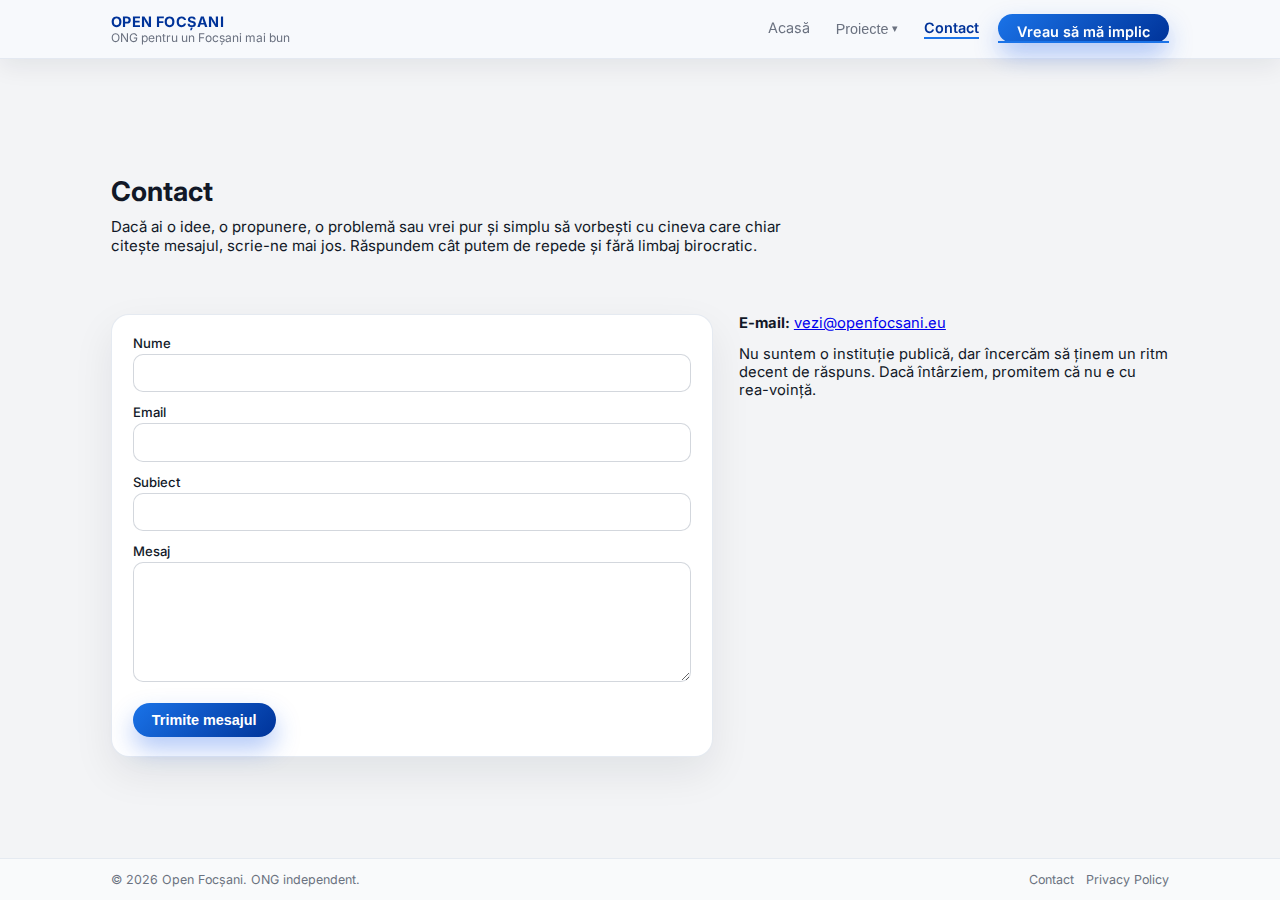
<file: contact.html>
<!DOCTYPE html>
<html lang="ro">
<head>
  <meta charset="UTF-8" />
  <title>Contact | Open Focșani</title>
  <meta name="viewport" content="width=device-width, initial-scale=1" />
  <meta name="description" content="Contactează echipa Open Focșani pentru idei, propuneri, colaborări sau sesizări legate de proiectele noastre locale." />
  <link rel="preconnect" href="https://fonts.googleapis.com" />
  <link rel="preconnect" href="https://fonts.gstatic.com" crossorigin />
  <link href="https://fonts.googleapis.com/css2?family=Inter:wght@400;500;600;700&display=swap" rel="stylesheet" />
  <link rel="stylesheet" href="style.css" />
</head>
<body>
  <div class="page-wrapper">
    <!-- Navbar -->
    <header class="site-header">
      <nav class="navbar">
        <div class="navbar-inner container">
          <a href="index.html" class="logo">
            <span class="logo-title">Open Focșani</span>
            <span class="logo-subtitle">ONG pentru un Focșani mai bun</span>
          </a>

          <button class="nav-toggle" aria-label="Deschide meniul">
            <span></span>
          </button>

          <div class="nav-links">
            <a href="index.html">Acasă</a>

            <div class="nav-dropdown">
              <button class="nav-dropdown-toggle" type="button">Proiecte</button>
              <div class="nav-dropdown-menu">
                <a href="vezifocsani.html">Vezi App</a>
                <a href="rbc.html">Romanian Blues Challenge</a>
              </div>
            </div>

            <a href="contact.html">Contact</a>
            <a href="contact.html" class="btn-primary nav-cta">Vreau să mă implic</a>
          </div>
        </div>
      </nav>
    </header>

    <main>
      <section class="page-header">
        <div class="container">
          <h1 class="page-title">Contact</h1>
          <div class="text-block" style="margin-top: 0.6rem;">
            <p>
              Dacă ai o idee, o propunere, o problemă sau vrei pur și simplu să vorbești cu cineva 
              care chiar citește mesajul, scrie-ne mai jos. Răspundem cât putem de repede și fără limbaj
              birocratic.
            </p>
          </div>
        </div>
      </section>

      <section class="section">
        <div class="container contact-wrapper">

          <!-- Formular trimis prin Formspree -->
          <form 
            id="contact-form"
            class="contact-form"
            action="https://formspree.io/f/xvgnevgd"
            method="POST"
          >
            <div class="form-field">
              <label class="form-label">Nume</label>
              <input type="text" name="name" class="form-input" required />
            </div>

            <div class="form-field">
              <label class="form-label">Email</label>
              <input type="email" name="email" class="form-input" required />
            </div>

            <div class="form-field">
              <label class="form-label">Subiect</label>
              <input type="text" name="subject" class="form-input" required />
            </div>

            <div class="form-field">
              <label class="form-label">Mesaj</label>
              <textarea name="message" class="form-textarea" required></textarea>
            </div>

            <!-- optional: ca să ai un titlu frumos în email -->
            <input type="hidden" name="_subject" value="Mesaj nou – Open Focșani" />

            <button type="submit" class="btn-primary" style="margin-top: 0.3rem;">
              Trimite mesajul
            </button>
          </form>

          <!-- Info contact -->
          <div>
            <div class="text-block" style="font-size: 0.92rem;">
              <p><strong>E-mail:</strong> <a href="mailto:vezi@openfocsani.eu">vezi@openfocsani.eu</a></p>
              <p style="margin-top: 0.8rem;">
                Nu suntem o instituție publică, dar încercăm să ținem un ritm decent de răspuns.  
                Dacă întârziem, promitem că nu e cu rea-voință.
              </p>
            </div>
          </div>

        </div>
      </section>
    </main>

    <!-- Footer -->
    <footer class="site-footer">
      <div class="container footer-content">
        <span>© <span class="js-year"></span> Open Focșani. ONG independent.</span>
        <div class="footer-links">
          <a href="contact.html">Contact</a>
          <a href="privacy.html">Privacy Policy</a>
        </div>
      </div>
    </footer>
  </div>

  <script src="script.js"></script>
</body>
</html>
</file>
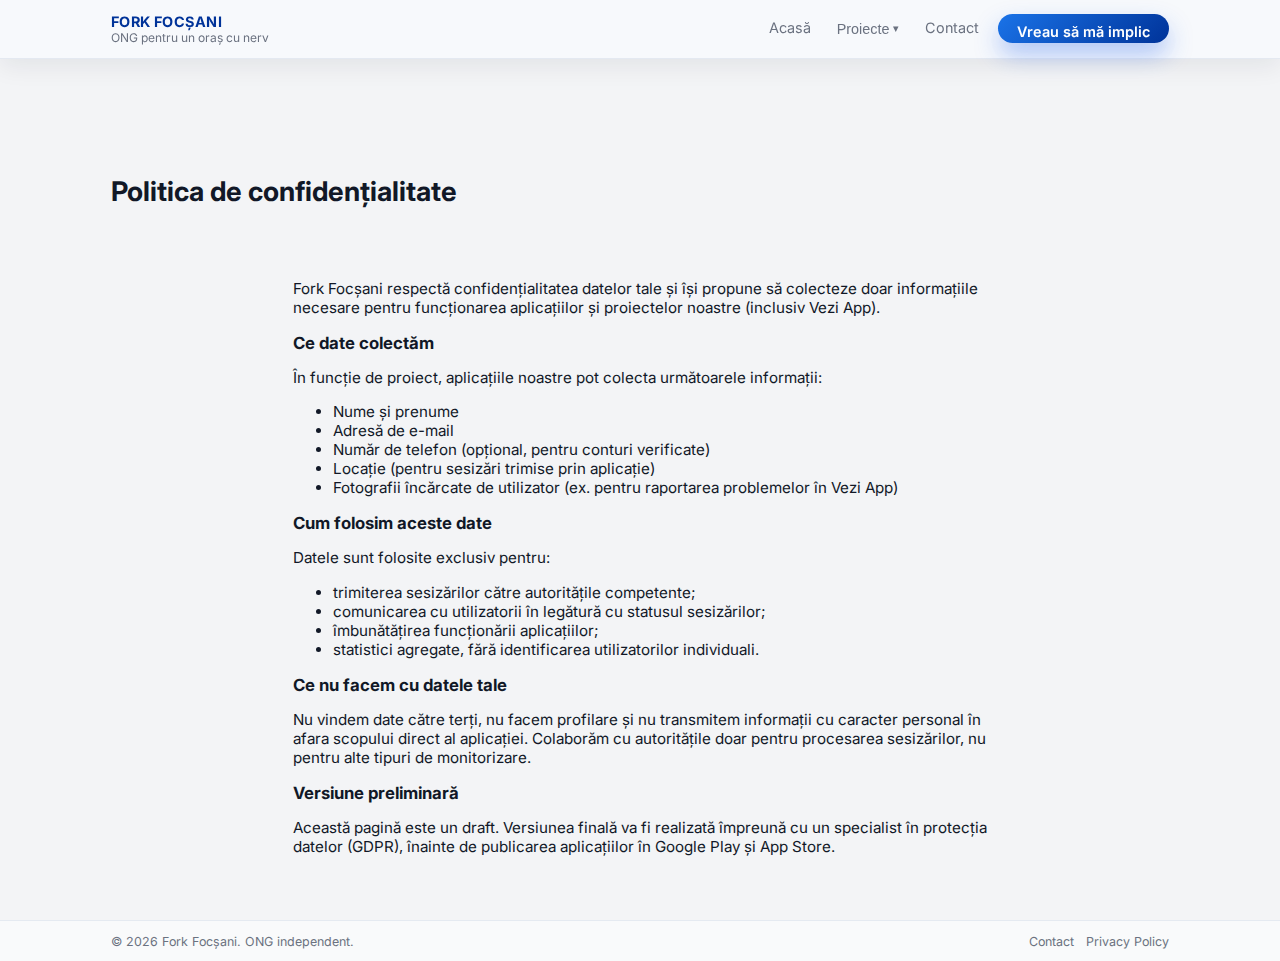
<file: privacy.html>
<!DOCTYPE html>
<html lang="ro">
<head>
  <meta charset="UTF-8" />
  <title>Politica de confidențialitate | Fork Focșani</title>
  <meta name="viewport" content="width=device-width, initial-scale=1" />
  <meta name="description" content="Politica de confidențialitate pentru proiectele și aplicațiile dezvoltate de ONG-ul Fork Focșani." />
  <link rel="preconnect" href="https://fonts.googleapis.com" />
  <link rel="preconnect" href="https://fonts.gstatic.com" crossorigin />
  <link href="https://fonts.googleapis.com/css2?family=Inter:wght@400;500;600;700&display=swap" rel="stylesheet" />
  <link rel="stylesheet" href="style.css" />
</head>
<body>
  <div class="page-wrapper">
    <!-- Navbar -->
    <header class="site-header">
      <nav class="navbar">
        <div class="navbar-inner container">
          <a href="index.html" class="logo">
            <span class="logo-title">Fork Focșani</span>
            <span class="logo-subtitle">ONG pentru un oraș cu nerv</span>
          </a>

          <button class="nav-toggle" aria-label="Deschide meniul">
            <span></span>
          </button>

          <div class="nav-links">
            <a href="index.html">Acasă</a>

            <div class="nav-dropdown">
              <button class="nav-dropdown-toggle" type="button">Proiecte</button>
              <div class="nav-dropdown-menu">
                <a href="vezifocsani.html">Vezi App</a>
                <a href="rbc.html">Romanian Blues Challenge</a>
              </div>
            </div>

            <a href="contact.html">Contact</a>
            <a href="contact.html" class="btn-primary nav-cta">Vreau să mă implic</a>
          </div>
        </div>
      </nav>
    </header>

    <main>
      <section class="page-header">
        <div class="container">
          <h1 class="page-title">Politica de confidențialitate</h1>
        </div>
      </section>

      <section class="section">
        <div class="container privacy">
          <p>
            Fork Focșani respectă confidențialitatea datelor tale și își propune să colecteze doar informațiile necesare
            pentru funcționarea aplicațiilor și proiectelor noastre (inclusiv Vezi App).
          </p>

          <h2>Ce date colectăm</h2>
          <p>
            În funcție de proiect, aplicațiile noastre pot colecta următoarele informații:
          </p>
          <ul>
            <li>Nume și prenume</li>
            <li>Adresă de e-mail</li>
            <li>Număr de telefon (opțional, pentru conturi verificate)</li>
            <li>Locație (pentru sesizări trimise prin aplicație)</li>
            <li>Fotografii încărcate de utilizator (ex. pentru raportarea problemelor în Vezi App)</li>
          </ul>

          <h2>Cum folosim aceste date</h2>
          <p>Datele sunt folosite exclusiv pentru:</p>
          <ul>
            <li>trimiterea sesizărilor către autoritățile competente;</li>
            <li>comunicarea cu utilizatorii în legătură cu statusul sesizărilor;</li>
            <li>îmbunătățirea funcționării aplicațiilor;</li>
            <li>statistici agregate, fără identificarea utilizatorilor individuali.</li>
          </ul>

          <h2>Ce nu facem cu datele tale</h2>
          <p>
            Nu vindem date către terți, nu facem profilare și nu transmitem informații cu caracter personal
            în afara scopului direct al aplicației. Colaborăm cu autoritățile doar pentru procesarea sesizărilor,
            nu pentru alte tipuri de monitorizare.
          </p>

          <h2>Versiune preliminară</h2>
          <p>
            Această pagină este un draft. Versiunea finală va fi realizată împreună cu un specialist în
            protecția datelor (GDPR), înainte de publicarea aplicațiilor în Google Play și App Store.
          </p>
        </div>
      </section>
    </main>

    <!-- Footer -->
    <footer class="site-footer">
      <div class="container footer-content">
        <span>© <span class="js-year"></span> Fork Focșani. ONG independent.</span>
        <div class="footer-links">
          <a href="contact.html">Contact</a>
          <a href="privacy.html">Privacy Policy</a>
        </div>
      </div>
    </footer>
  </div>

  <script src="script.js"></script>
</body>
</html>
</file>
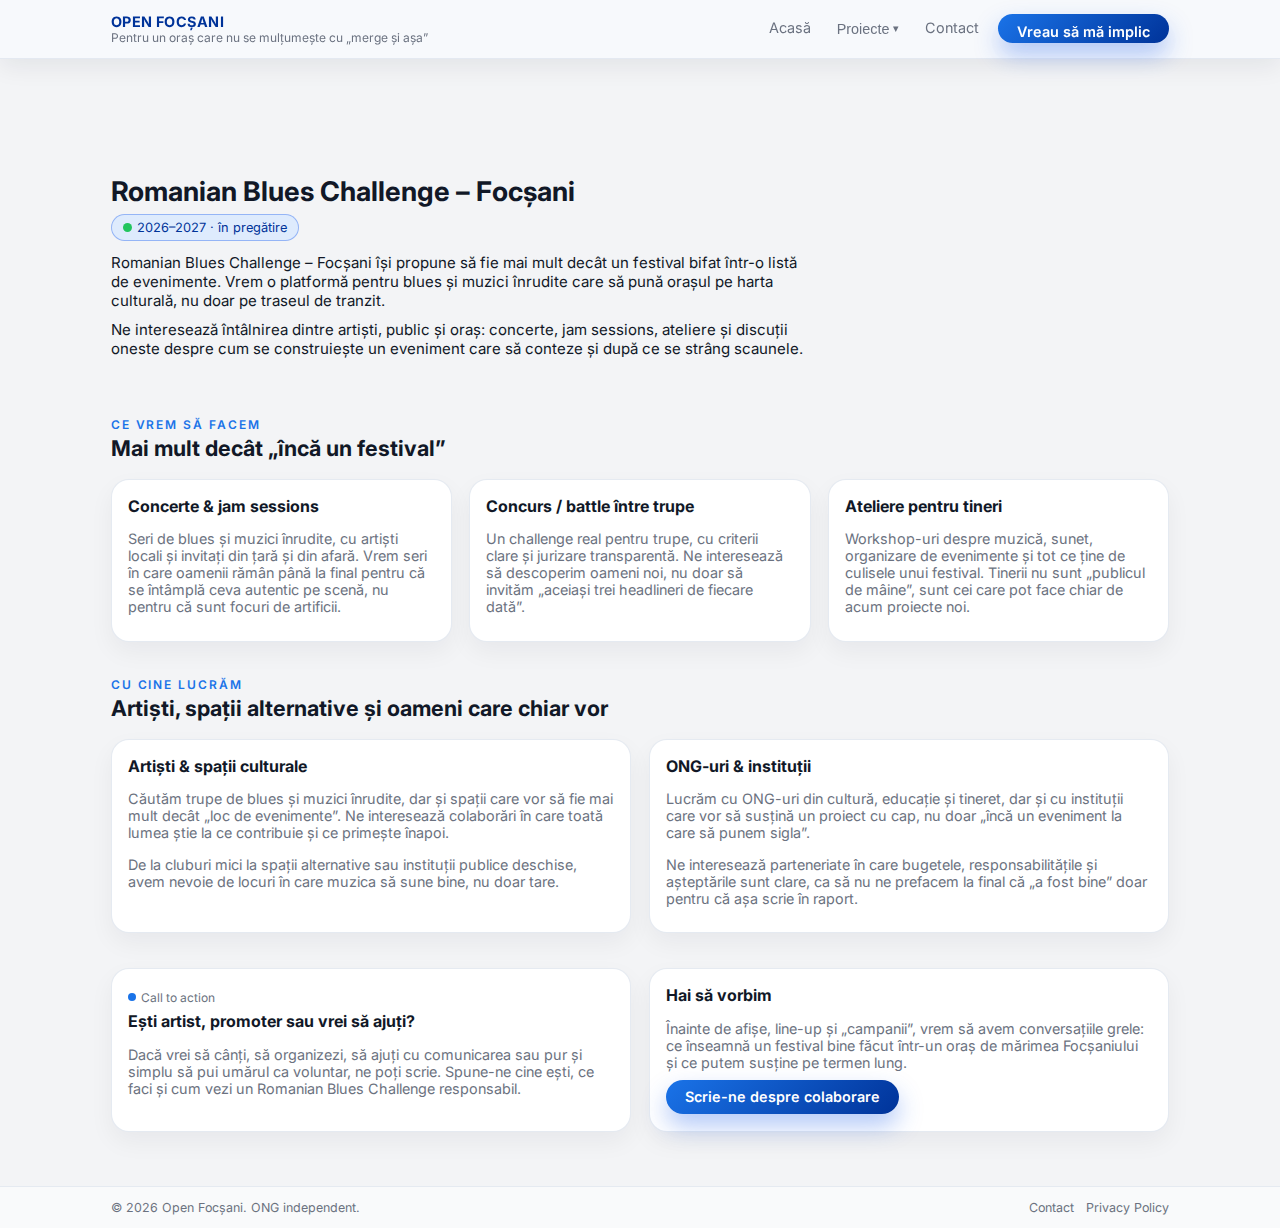
<file: rbc.html>
<!DOCTYPE html>
<html lang="ro">
<head>
  <meta charset="UTF-8" />
  <title>Romanian Blues Challenge – Focșani | Open Focșani</title>
  <meta name="viewport" content="width=device-width, initial-scale=1" />
  <meta name="description" content="Romanian Blues Challenge – Focșani: festival și platformă pentru blues și muzici înrudite, cu concerte, battle-uri și ateliere pentru tineri." />
  <link rel="preconnect" href="https://fonts.googleapis.com" />
  <link rel="preconnect" href="https://fonts.gstatic.com" crossorigin />
  <link href="https://fonts.googleapis.com/css2?family=Inter:wght@400;500;600;700&display=swap" rel="stylesheet" />
  <link rel="stylesheet" href="style.css" />
</head>
<body>
  <div class="page-wrapper">
    <!-- Navbar -->
    <header class="site-header">
      <nav class="navbar">
        <div class="navbar-inner container">
          <a href="index.html" class="logo">
            <span class="logo-title">Open Focșani</span>
            <span class="logo-subtitle">Pentru un oraș care nu se mulțumește cu „merge și așa”</span>
          </a>

          <button class="nav-toggle" aria-label="Deschide meniul">
            <span></span>
          </button>

          <div class="nav-links">
            <a href="index.html">Acasă</a>

            <div class="nav-dropdown">
              <button class="nav-dropdown-toggle" type="button">Proiecte</button>
              <div class="nav-dropdown-menu">
                <a href="harta-investitii.html">Harta Investițiilor</a>
                <a href="vezifocsani.html">Vezi App</a>
                <a href="rbc.html">Romanian Blues Challenge</a>
              </div>
            </div>

            <a href="contact.html">Contact</a>
            <a href="contact.html" class="btn-primary nav-cta">Vreau să mă implic</a>
          </div>
        </div>
      </nav>
    </header>

    <main>
      <!-- Header proiect -->
      <section class="page-header">
        <div class="container">
          <h1 class="page-title">Romanian Blues Challenge – Focșani</h1>
          <div class="badge-status">
            <span class="badge-dot"></span>
            <span>2026–2027 · în pregătire</span>
          </div>
          <div class="text-block" style="margin-top: 0.8rem;">
            <p>
              Romanian Blues Challenge – Focșani își propune să fie mai mult decât un festival bifat într-o listă de evenimente.
              Vrem o platformă pentru blues și muzici înrudite care să pună orașul pe harta culturală, nu doar pe traseul de tranzit.
            </p>
            <p>
              Ne interesează întâlnirea dintre artiști, public și oraș: concerte, jam sessions, ateliere și discuții oneste
              despre cum se construiește un eveniment care să conteze și după ce se strâng scaunele.
            </p>
          </div>
        </div>
      </section>

      <!-- Ce vrem să facem -->
      <section class="section">
        <div class="container">
          <div class="section-header">
            <div class="section-eyebrow">Ce vrem să facem</div>
            <h2 class="section-title">Mai mult decât „încă un festival”</h2>
          </div>

          <div class="card-grid">
            <article class="card">
              <h3 class="card-title">Concerte & jam sessions</h3>
              <p class="card-body">
                Seri de blues și muzici înrudite, cu artiști locali și invitați din țară și din afară.
                Vrem seri în care oamenii rămân până la final pentru că se întâmplă ceva autentic pe scenă,
                nu pentru că sunt focuri de artificii.
              </p>
            </article>

            <article class="card">
              <h3 class="card-title">Concurs / battle între trupe</h3>
              <p class="card-body">
                Un challenge real pentru trupe, cu criterii clare și jurizare transparentă.
                Ne interesează să descoperim oameni noi, nu doar să invităm „aceiași trei headlineri de fiecare dată”.
              </p>
            </article>

            <article class="card">
              <h3 class="card-title">Ateliere pentru tineri</h3>
              <p class="card-body">
                Workshop-uri despre muzică, sunet, organizare de evenimente și tot ce ține de culisele unui festival.
                Tinerii nu sunt „publicul de mâine”, sunt cei care pot face chiar de acum proiecte noi.
              </p>
            </article>
          </div>
        </div>
      </section>

      <!-- Cu cine lucrăm -->
      <section class="section">
        <div class="container">
          <div class="section-header">
            <div class="section-eyebrow">Cu cine lucrăm</div>
            <h2 class="section-title">Artiști, spații alternative și oameni care chiar vor</h2>
          </div>

          <div class="card-grid-2">
            <article class="card">
              <h3 class="card-title">Artiști & spații culturale</h3>
              <p class="card-body">
                Căutăm trupe de blues și muzici înrudite, dar și spații care vor să fie mai mult decât „loc de evenimente”.
                Ne interesează colaborări în care toată lumea știe la ce contribuie și ce primește înapoi.
              </p>
              <p class="card-body">
                De la cluburi mici la spații alternative sau instituții publice deschise, avem nevoie de locuri
                în care muzica să sune bine, nu doar tare.
              </p>
            </article>

            <article class="card">
              <h3 class="card-title">ONG-uri & instituții</h3>
              <p class="card-body">
                Lucrăm cu ONG-uri din cultură, educație și tineret, dar și cu instituții care vor să susțină
                un proiect cu cap, nu doar „încă un eveniment la care să punem sigla”.
              </p>
              <p class="card-body">
                Ne interesează parteneriate în care bugetele, responsabilitățile și așteptările sunt clare, 
                ca să nu ne prefacem la final că „a fost bine” doar pentru că așa scrie în raport.
              </p>
            </article>
          </div>
        </div>
      </section>

      <!-- Call to action -->
      <section class="section">
        <div class="container">
          <div class="card-grid-2">
            <article class="card">
              <div class="card-tag">
                <span class="card-tag-dot"></span>
                <span>Call to action</span>
              </div>
              <h3 class="card-title">Ești artist, promoter sau vrei să ajuți?</h3>
              <p class="card-body">
                Dacă vrei să cânți, să organizezi, să ajuți cu comunicarea sau pur și simplu să pui umărul
                ca voluntar, ne poți scrie. Spune-ne cine ești, ce faci și cum vezi un Romanian Blues Challenge responsabil.
              </p>
            </article>

            <article class="card">
              <h3 class="card-title">Hai să vorbim</h3>
              <p class="card-body">
                Înainte de afișe, line-up și „campanii”, vrem să avem conversațiile grele:
                ce înseamnă un festival bine făcut într-un oraș de mărimea Focșaniului și ce putem susține pe termen lung.
              </p>
              <a href="contact.html" class="btn-primary">Scrie-ne despre colaborare</a>
            </article>
          </div>
        </div>
      </section>
    </main>

    <!-- Footer -->
    <footer class="site-footer">
      <div class="container footer-content">
        <span>© <span class="js-year"></span> Open Focșani. ONG independent.</span>
        <div class="footer-links">
          <a href="contact.html">Contact</a>
          <a href="privacy.html">Privacy Policy</a>
        </div>
      </div>
    </footer>
  </div>

  <script src="script.js"></script>
</body>
</html>
</file>
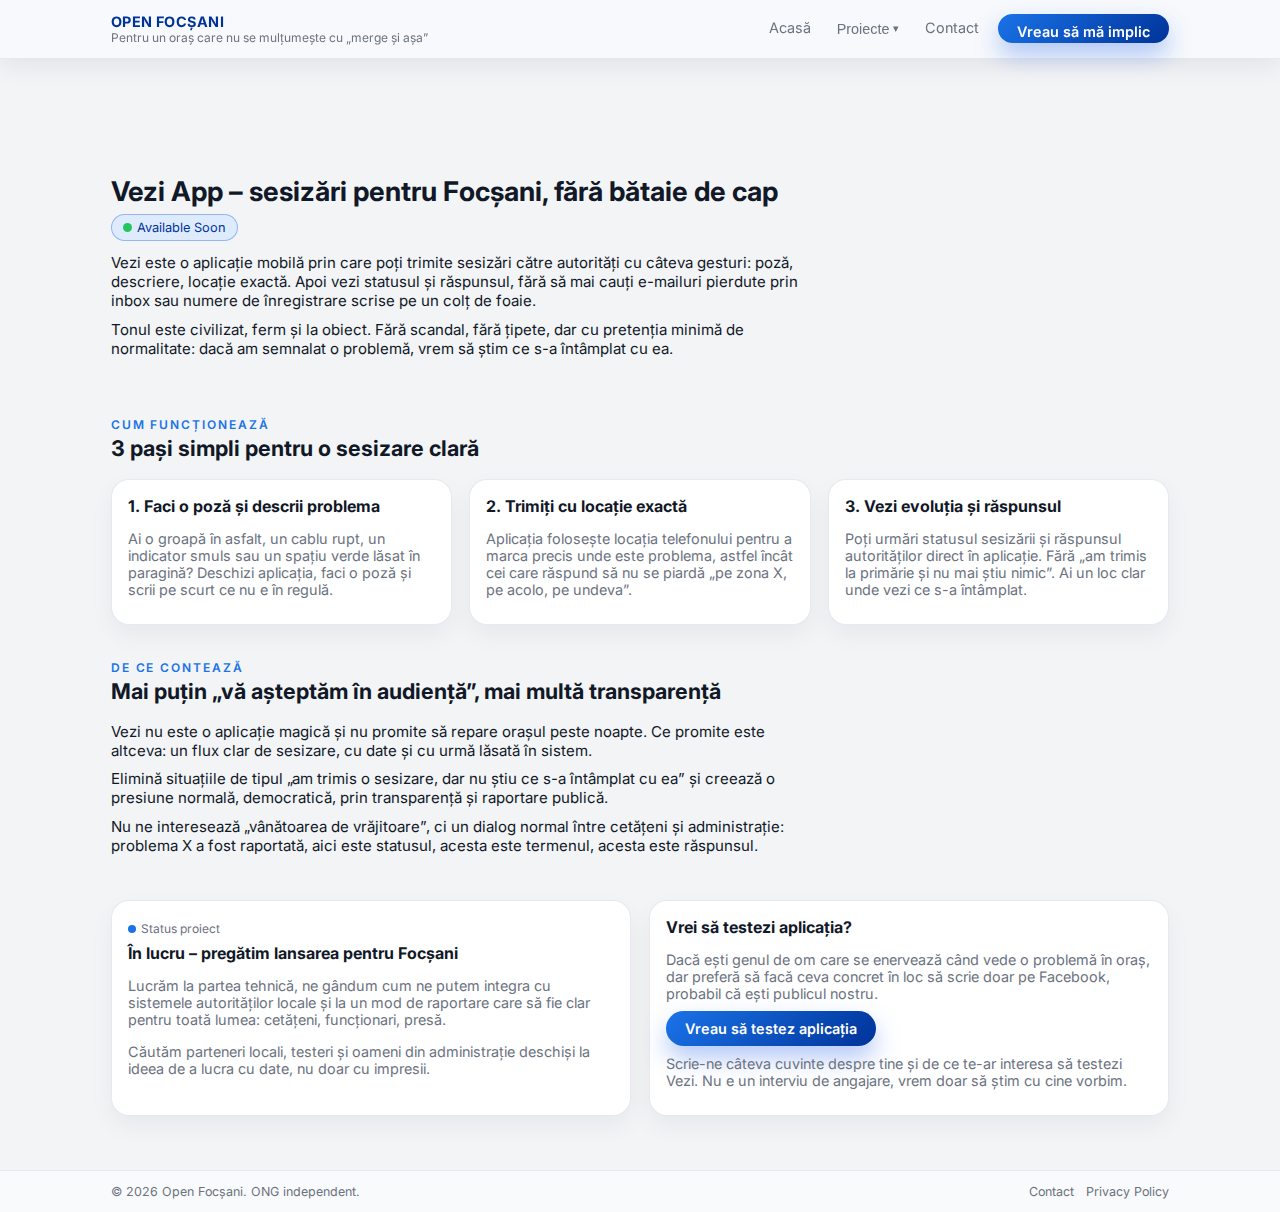
<file: vezifocsani.html>
<!DOCTYPE html>
<html lang="ro">
<head>
  <meta charset="UTF-8" />
  <title>Vezi App – sesizări pentru Focșani | Open Focșani</title>
  <meta name="viewport" content="width=device-width, initial-scale=1" />
  <meta name="description" content="Vezi App – aplicație de sesizări pentru Focșani. Trimiți poză, descriere, locație și vezi statusul răspunsului de la autorități." />
  <link rel="preconnect" href="https://fonts.googleapis.com" />
  <link rel="preconnect" href="https://fonts.gstatic.com" crossorigin />
  <link href="https://fonts.googleapis.com/css2?family=Inter:wght@400;500;600;700&display=swap" rel="stylesheet" />
  <link rel="stylesheet" href="style.css" />
</head>
<body>
  <div class="page-wrapper">
    <!-- Navbar -->
    <header class="site-header">
      <nav class="navbar">
        <div class="navbar-inner container">
          <a href="index.html" class="logo">
            <span class="logo-title">Open Focșani</span>
            <span class="logo-subtitle">Pentru un oraș care nu se mulțumește cu „merge și așa”</span>
          </a>

          <button class="nav-toggle" aria-label="Deschide meniul">
            <span></span>
          </button>

          <div class="nav-links">
            <a href="index.html">Acasă</a>

            <div class="nav-dropdown">
              <button class="nav-dropdown-toggle" type="button">Proiecte</button>
              <div class="nav-dropdown-menu">
                <a href="harta-investitii.html">Harta Investițiilor</a>
                <a href="vezifocsani.html">Vezi App</a>
                <a href="rbc.html">Romanian Blues Challenge</a>
              </div>
            </div>

            <a href="contact.html">Contact</a>
            <!-- Pe paginile interne: direct către contact -->
            <a href="contact.html" class="btn-primary nav-cta">Vreau să mă implic</a>
          </div>
        </div>
      </nav>
    </header>

    <main>
      <!-- Header proiect -->
      <section class="page-header">
        <div class="container">
          <h1 class="page-title">Vezi App – sesizări pentru Focșani, fără bătaie de cap</h1>
          <div class="badge-status">
            <span class="badge-dot"></span>
            <span>Available Soon</span>
          </div>
          <div class="text-block" style="margin-top: 0.8rem;">
            <p>
              Vezi este o aplicație mobilă prin care poți trimite sesizări către autorități cu câteva gesturi:
              poză, descriere, locație exactă. Apoi vezi statusul și răspunsul, fără să mai cauți e-mailuri 
              pierdute prin inbox sau numere de înregistrare scrise pe un colț de foaie.
            </p>
            <p>
              Tonul este civilizat, ferm și la obiect. Fără scandal, fără țipete, dar cu pretenția minimă de normalitate:
              dacă am semnalat o problemă, vrem să știm ce s-a întâmplat cu ea.
            </p>
          </div>
        </div>
      </section>

      <!-- Cum funcționează -->
      <section class="section">
        <div class="container">
          <div class="section-header">
            <div class="section-eyebrow">Cum funcționează</div>
            <h2 class="section-title">3 pași simpli pentru o sesizare clară</h2>
          </div>

          <div class="card-grid">
            <article class="card">
              <h3 class="card-title">1. Faci o poză și descrii problema</h3>
              <p class="card-body">
                Ai o groapă în asfalt, un cablu rupt, un indicator smuls sau un spațiu verde lăsat în paragină?
                Deschizi aplicația, faci o poză și scrii pe scurt ce nu e în regulă.
              </p>
            </article>

            <article class="card">
              <h3 class="card-title">2. Trimiți cu locație exactă</h3>
              <p class="card-body">
                Aplicația folosește locația telefonului pentru a marca precis unde este problema, astfel încât
                cei care răspund să nu se piardă „pe zona X, pe acolo, pe undeva”.
              </p>
            </article>

            <article class="card">
              <h3 class="card-title">3. Vezi evoluția și răspunsul</h3>
              <p class="card-body">
                Poți urmări statusul sesizării și răspunsul autorităților direct în aplicație.
                Fără „am trimis la primărie și nu mai știu nimic”. Ai un loc clar unde vezi ce s-a întâmplat.
              </p>
            </article>
          </div>
        </div>
      </section>

      <!-- De ce contează -->
      <section class="section">
        <div class="container">
          <div class="section-header">
            <div class="section-eyebrow">De ce contează</div>
            <h2 class="section-title">Mai puțin „vă așteptăm în audiență”, mai multă transparență</h2>
          </div>

          <div class="text-block">
            <p>
              Vezi nu este o aplicație magică și nu promite să repare orașul peste noapte. 
              Ce promite este altceva: un flux clar de sesizare, cu date și cu urmă lăsată în sistem.
            </p>
            <p>
              Elimină situațiile de tipul „am trimis o sesizare, dar nu știu ce s-a întâmplat cu ea”
              și creează o presiune normală, democratică, prin transparență și raportare publică.
            </p>
            <p>
              Nu ne interesează „vânătoarea de vrăjitoare”, ci un dialog normal între cetățeni și administrație:
              problema X a fost raportată, aici este statusul, acesta este termenul, acesta este răspunsul.
            </p>
          </div>
        </div>
      </section>

      <!-- Status + call to action -->
      <section class="section">
        <div class="container">
          <div class="card-grid-2">
            <article class="card">
              <div class="card-tag">
                <span class="card-tag-dot"></span>
                <span>Status proiect</span>
              </div>
              <h3 class="card-title">În lucru – pregătim lansarea pentru Focșani</h3>
              <p class="card-body">
                Lucrăm la partea tehnică, ne gândum cum ne putem integra cu sistemele autorităților locale și la un mod de raportare
                care să fie clar pentru toată lumea: cetățeni, funcționari, presă.
              </p>
              <p class="card-body">
                Căutăm parteneri locali, testeri și oameni din administrație deschiși la ideea de a lucra cu date,
                nu doar cu impresii.
              </p>
            </article>

            <article class="card">
              <h3 class="card-title">Vrei să testezi aplicația?</h3>
              <p class="card-body">
                Dacă ești genul de om care se enervează când vede o problemă în oraș, dar preferă să facă ceva concret
                în loc să scrie doar pe Facebook, probabil că ești publicul nostru.
              </p>
              <a href="contact.html" class="btn-primary">Vreau să testez aplicația</a>
              <p class="card-body" style="margin-top: 0.6rem;">
                Scrie-ne câteva cuvinte despre tine și de ce te-ar interesa să testezi Vezi.
                Nu e un interviu de angajare, vrem doar să știm cu cine vorbim.
              </p>
            </article>
          </div>
        </div>
      </section>
    </main>

    <!-- Footer -->
    <footer class="site-footer">
      <div class="container footer-content">
        <span>© <span class="js-year"></span> Open Focșani. ONG independent.</span>
        <div class="footer-links">
          <a href="contact.html">Contact</a>
          <a href="privacy.html">Privacy Policy</a>
        </div>
      </div>
    </footer>
  </div>

  <script src="script.js"></script>
</body>
</html>
</file>
<file: style.css>
/* ====== Root & Reset ====== */
:root {
  --blue-dark: #003399;
  --blue-accent: #1a73e8;
  --bg-light: #f5f7fb;
  --bg-lighter: #ffffff;
  --text-main: #111827;
  --text-muted: #6b7280;
  --border-soft: #e5e7eb;
  --shadow-soft: 0 14px 30px rgba(15, 23, 42, 0.12);
  --radius-lg: 18px;
  --radius-xl: 24px;
  --transition-base: 0.2s ease-out;
}

*,
*::before,
*::after {
  box-sizing: border-box;
}

html {
  scroll-behavior: smooth;
}

body {
  margin: 0;
  font-family: 'Inter', system-ui, -apple-system, BlinkMacSystemFont, 'Segoe UI', sans-serif;
  color: var(--text-main);
  background: #f3f4f6;
}

/* ====== Layout Helpers ====== */
.page-wrapper {
  min-height: 100vh;
  display: flex;
  flex-direction: column;
}

.container {
  width: 100%;
  max-width: 1100px;
  margin: 0 auto;
  padding: 0 1.3rem;
}

main {
  flex: 1;
  padding-top: 84px; /* compensate sticky navbar */
  padding-bottom: 3rem;
}

/* ====== Navbar ====== */
.site-header {
  position: sticky;
  top: 0;
  z-index: 50;
  backdrop-filter: blur(10px);
}

.navbar {
  background: rgba(247, 249, 252, 0.94);
  border-bottom: 1px solid rgba(226, 232, 240, 0.9);
  box-shadow: 0 8px 24px rgba(15, 23, 42, 0.07);
}

.navbar-inner {
  display: flex;
  align-items: center;
  justify-content: space-between;
  padding: 0.8rem 1.3rem;
}

.logo {
  display: flex;
  flex-direction: column;
  text-decoration: none;
  color: var(--text-main);
}

.logo-title {
  font-weight: 700;
  letter-spacing: 0.03em;
  text-transform: uppercase;
  font-size: 0.9rem;
  color: var(--blue-dark);
}

.logo-subtitle {
  font-size: 0.75rem;
  color: var(--text-muted);
}

/* Nav links */
.nav-links {
  display: flex;
  align-items: center;
  gap: 1.2rem;
}

.nav-links a {
  text-decoration: none;
  font-size: 0.9rem;
  color: var(--text-muted);
  position: relative;
  padding-bottom: 3px;
}

.nav-links a::after {
  content: "";
  position: absolute;
  left: 0;
  bottom: 0;
  width: 0;
  height: 2px;
  background: var(--blue-accent);
  transition: width var(--transition-base);
}

.nav-links a:hover::after {
  width: 100%;
}

.nav-links a.active {
  color: var(--blue-dark);
  font-weight: 600;
}

.nav-links a.active::after {
  width: 100%;
}

/* Dropdown Proiecte */
.nav-dropdown {
  position: relative;
}

.nav-dropdown-toggle {
  background: transparent;
  border: none;
  font-size: 0.9rem;
  color: var(--text-muted);
  display: flex;
  align-items: center;
  gap: 0.25rem;
  cursor: pointer;
}

.nav-dropdown-toggle::after {
  content: "▾";
  font-size: 0.7rem;
}

.nav-dropdown-menu {
  position: absolute;
  right: 0;
  top: 130%;
  background: #ffffff;
  border-radius: 12px;
  box-shadow: var(--shadow-soft);
  padding: 0.6rem 0.4rem;
  display: none;
  min-width: 220px;
}

.nav-dropdown-menu a {
  display: block;
  padding: 0.45rem 0.8rem;
  color: var(--text-main);
  border-radius: 8px;
}

.nav-dropdown-menu a:hover {
  background: var(--bg-light);
}

.nav-dropdown.open .nav-dropdown-menu {
  display: block;
}

.hero-motto-box {
  margin-top: 1rem;
  padding: 1rem 1.2rem;
  width: 100%;
  border-radius: 18px;
  background: linear-gradient(
    135deg,
    rgba(26, 115, 232, 0.12),
    rgba(0, 51, 153, 0.12)
  );
  border: 1px solid rgba(26, 115, 232, 0.25);
  backdrop-filter: blur(6px);
  box-shadow: 0 12px 28px rgba(15, 23, 42, 0.12);
  text-align: left;
}

.hero-motto-box h4 {
  margin: 0 0 0.35rem;
  font-size: 1rem;
  font-weight: 700;
  color: var(--blue-dark);
}

.hero-motto-box p {
  margin: 0;
  font-size: 0.87rem;
  color: #374151;
  line-height: 1.35;
}

/* CTA button */
.btn-primary {
  display: inline-flex;
  align-items: center;
  justify-content: center;
  padding: 0.55rem 1.2rem;
  border-radius: 999px;
  background: linear-gradient(135deg, var(--blue-accent), var(--blue-dark));
  color: #ffffff !important;
  font-size: 0.9rem;
  font-weight: 600;
  border: none;
  cursor: pointer;
  box-shadow: 0 12px 25px rgba(37, 99, 235, 0.35);
  transition: transform var(--transition-base), box-shadow var(--transition-base), opacity var(--transition-base);
  text-decoration: none;
}

.btn-primary:hover {
  transform: translateY(-1px);
  box-shadow: 0 14px 30px rgba(37, 99, 235, 0.45);
}

.btn-primary:active {
  transform: translateY(1px) scale(0.98);
  box-shadow: 0 8px 18px rgba(37, 99, 235, 0.3);
}

.btn-secondary {
  padding: 0.55rem 1.1rem;
  border-radius: 999px;
  border: 1px solid var(--border-soft);
  background: #ffffff;
  font-size: 0.9rem;
  font-weight: 500;
  color: var(--blue-dark);
  cursor: pointer;
  text-decoration: none;
  display: inline-flex;
  align-items: center;
  justify-content: center;
  gap: 0.35rem;
  transition: background var(--transition-base), box-shadow var(--transition-base), transform var(--transition-base);
}

.btn-secondary:hover {
  background: var(--bg-light);
  box-shadow: 0 10px 24px rgba(148, 163, 184, 0.35);
  transform: translateY(-1px);
}

/* Hamburger */
.nav-toggle {
  width: 34px;
  height: 34px;
  border-radius: 50%;
  border: 1px solid rgba(148, 163, 184, 0.6);
  background: #ffffff;
  display: none;
  align-items: center;
  justify-content: center;
  padding: 0;
  cursor: pointer;
}

.nav-toggle span {
  display: block;
  width: 16px;
  height: 2px;
  background: var(--blue-dark);
  border-radius: 999px;
  position: relative;
  transition: transform 0.18s ease-out, opacity 0.18s ease-out;
}

.nav-toggle span::before,
.nav-toggle span::after {
  content: "";
  position: absolute;
  left: 0;
  width: 16px;
  height: 2px;
  background: var(--blue-dark);
  border-radius: 999px;
  transition: transform 0.18s ease-out, top 0.18s ease-out;
}

.nav-toggle span::before {
  top: -5px;
}

.nav-toggle span::after {
  top: 5px;
}

.navbar.mobile-open .nav-toggle span {
  transform: rotate(45deg);
}

.navbar.mobile-open .nav-toggle span::before {
  transform: rotate(-90deg);
  top: 0;
}

.navbar.mobile-open .nav-toggle span::after {
  opacity: 0;
}

/* ====== Hero (index) ====== */
.hero {
  padding: 2.8rem 0 2.2rem;
}

.hero-grid {
  display: grid;
  grid-template-columns: minmax(0, 1.4fr) minmax(0, 1fr);
  gap: 2.1rem;
  align-items: center;
}

.hero-eyebrow {
  font-size: 0.78rem;
  text-transform: uppercase;
  letter-spacing: 0.16em;
  color: var(--blue-accent);
  font-weight: 600;
  margin-bottom: 0.6rem;
}

.hero-title {
  font-size: clamp(1.9rem, 3vw, 2.4rem);
  line-height: 1.15;
  margin: 0 0 0.9rem;
}

.hero-text {
  font-size: 0.98rem;
  color: var(--text-muted);
  max-width: 32rem;
  margin-bottom: 1.3rem;
}

.hero-actions {
  display: flex;
  flex-wrap: wrap;
  gap: 0.75rem;
  margin-bottom: 0.6rem;
}

.hero-note {
  font-size: 0.8rem;
  color: var(--text-muted);
}

/* Hero card: pseudo-hartă */
.hero-card {
  background: radial-gradient(circle at top left, #e0ebff 0, #ffffff 46%, #e5ecff 100%);
  border-radius: var(--radius-xl);
  padding: 1.2rem 1.3rem;
  box-shadow: var(--shadow-soft);
  position: relative;
  overflow: hidden;
}

.hero-card-header {
  display: flex;
  align-items: center;
  justify-content: space-between;
  margin-bottom: 0.7rem;
}

.hero-location {
  font-weight: 600;
  display: flex;
  align-items: center;
  gap: 0.4rem;
}

.hero-location-pill {
  width: 9px;
  height: 9px;
  border-radius: 50%;
  background: #22c55e;
  position: relative;
}

.hero-location-pill::after {
  content: "";
  position: absolute;
  inset: -5px;
  border-radius: 50%;
  border: 2px solid rgba(34, 197, 94, 0.4);
  animation: pulse 1.4s infinite ease-out;
}

.hero-badge {
  font-size: 0.7rem;
  text-transform: uppercase;
  letter-spacing: 0.16em;
  padding: 0.25rem 0.6rem;
  border-radius: 999px;
  border: 1px solid rgba(37, 99, 235, 0.35);
  color: var(--blue-dark);
  background: rgba(219, 234, 254, 0.8);
}

/* pseudo-hartă */
.map-shell {
  margin-top: 0.4rem;
  border-radius: 18px;
  border: 1px dashed rgba(148, 163, 184, 0.6);
  padding: 0.7rem;
  background: linear-gradient(135deg, rgba(219, 234, 254, 0.4), rgba(239, 246, 255, 0.9));
  position: relative;
  overflow: hidden;
}

.map-grid {
  display: grid;
  grid-template-columns: repeat(4, 1fr);
  gap: 4px;
}

.map-cell {
  height: 22px;
  border-radius: 8px;
  background: rgba(191, 219, 254, 0.7);
}

.map-cell:nth-child(odd) {
  opacity: 0.75;
}

/* Pin animat */
.map-pin {
  position: absolute;
  right: 18%;
  top: 38%;
  transform: translate(50%, -50%);
}

.map-pin-icon {
  width: 18px;
  height: 18px;
  border-radius: 50% 50% 50% 0;
  background: #ef4444;
  transform: rotate(-45deg);
  position: relative;
  box-shadow: 0 8px 16px rgba(239, 68, 68, 0.55);
}

.map-pin-icon::after {
  content: "";
  position: absolute;
  top: 32%;
  left: 32%;
  width: 6px;
  height: 6px;
  border-radius: 50%;
  background: #fee2e2;
}

.map-pin-pulse {
  position: absolute;
  top: 100%;
  left: 50%;
  width: 22px;
  height: 6px;
  background: rgba(15, 23, 42, 0.22);
  border-radius: 50%;
  transform: translateX(-50%);
  filter: blur(2px);
}

/* hero bullet list */
.hero-list {
  margin-top: 0.75rem;
  padding-left: 1.1rem;
  font-size: 0.8rem;
  color: var(--text-muted);
}

/* ====== Sections generic ====== */
.section {
  padding: 1.8rem 0 0.4rem;
}

.section-header {
  margin-bottom: 1.1rem;
}

.section-eyebrow {
  font-size: 0.75rem;
  text-transform: uppercase;
  letter-spacing: 0.16em;
  color: var(--blue-accent);
  margin-bottom: 0.2rem;
  font-weight: 600;
}

.section-title {
  font-size: 1.35rem;
  margin: 0 0 0.2rem;
}

.section-subtitle {
  font-size: 0.9rem;
  color: var(--text-muted);
}

/* Cards / grid */
.card-grid {
  display: grid;
  grid-template-columns: repeat(3, minmax(0, 1fr));
  gap: 1.1rem;
}

.card-grid-2 {
  display: grid;
  grid-template-columns: repeat(2, minmax(0, 1fr));
  gap: 1.1rem;
}

.card {
  background: var(--bg-lighter);
  border-radius: var(--radius-lg);
  padding: 1rem 1rem 1.05rem;
  border: 1px solid rgba(226, 232, 240, 0.9);
  box-shadow: 0 10px 25px rgba(15, 23, 42, 0.05);
  transition: transform var(--transition-base), box-shadow var(--transition-base), border-color var(--transition-base), background var(--transition-base);
}

.card:hover {
  transform: translateY(-3px);
  box-shadow: 0 18px 40px rgba(15, 23, 42, 0.12);
  border-color: rgba(37, 99, 235, 0.35);
  background: #ffffff;
}

.card-title {
  font-size: 1rem;
  margin: 0 0 0.25rem;
}

.card-tag {
  display: inline-flex;
  align-items: center;
  gap: 0.35rem;
  font-size: 0.75rem;
  color: var(--text-muted);
  margin-bottom: 0.4rem;
}

.card-tag-dot {
  width: 8px;
  height: 8px;
  border-radius: 50%;
  background: var(--blue-accent);
}

.card-body {
  font-size: 0.9rem;
  color: var(--text-muted);
  margin-bottom: 0.55rem;
}

/* Simple list */
.text-block {
  font-size: 0.94rem;
  color: var(--text-main);
  max-width: 44rem;
}

.text-block p {
  margin-top: 0;
  margin-bottom: 0.6rem;
}

#despre-noi .text-block {
  max-width: none;
}

/* ====== Implică-te ====== */
#implica-te .card-title {
  margin-bottom: 0.25rem;
}

#implica-te .card-body {
  margin-bottom: 0;
}

/* ====== Project pages ====== */
.page-header {
  padding: 2rem 0 1.3rem;
}

.page-title {
  font-size: 1.7rem;
  margin: 0 0 0.4rem;
}

.badge-status {
  display: inline-flex;
  align-items: center;
  gap: 0.3rem;
  font-size: 0.8rem;
  padding: 0.3rem 0.7rem;
  border-radius: 999px;
  background: rgba(219, 234, 254, 0.9);
  color: var(--blue-dark);
  border: 1px solid rgba(37, 99, 235, 0.4);
}

.badge-dot {
  width: 9px;
  height: 9px;
  border-radius: 50%;
  background: #22c55e;
}

/* Ordered steps */
.steps {
  margin: 0;
  padding-left: 1.2rem;
  font-size: 0.92rem;
}

.steps li {
  margin-bottom: 0.4rem;
}

/* ====== Contact page ====== */
.contact-wrapper {
  display: grid;
  grid-template-columns: minmax(0, 1.4fr) minmax(0, 1fr);
  gap: 1.6rem;
}

.contact-intro {
  font-size: 0.95rem;
  color: var(--text-main);
  max-width: 28rem;
}

.contact-form {
  background: #ffffff;
  border-radius: var(--radius-lg);
  padding: 1.2rem 1.3rem;
  border: 1px solid rgba(226, 232, 240, 0.9);
  box-shadow: 0 16px 40px rgba(15, 23, 42, 0.08);
}

.form-field {
  margin-bottom: 0.75rem;
}

.form-label {
  display: block;
  font-size: 0.82rem;
  font-weight: 500;
  margin-bottom: 0.2rem;
}

.form-input,
.form-textarea {
  width: 100%;
  border-radius: 10px;
  border: 1px solid rgba(209, 213, 219, 0.95);
  padding: 0.5rem 0.65rem;
  font-size: 0.9rem;
  font-family: inherit;
  resize: vertical;
  min-height: 2.4rem;
  transition: border-color var(--transition-base), box-shadow var(--transition-base), background var(--transition-base);
}

.form-textarea {
  min-height: 120px;
}

.form-input:focus,
.form-textarea:focus {
  outline: none;
  border-color: var(--blue-accent);
  box-shadow: 0 0 0 1px rgba(37, 99, 235, 0.35);
  background: #ffffff;
}

/* Contact info */
.contact-info {
  font-size: 0.9rem;
  color: var(--text-muted);
  margin-top: 0.8rem;
}

.contact-info a {
  color: var(--blue-accent);
  text-decoration: none;
}

.contact-info a:hover {
  text-decoration: underline;
}

/* ====== Misiune – layout nou, premium ====== */

.section-mission .mission-intro {
  font-size: 1rem;
  max-width: 58rem;
  margin: 0.4rem 0 1.8rem;
  color: var(--text-muted);
  line-height: 1.55;
}

/* Flex mare: poză stânga + carduri dreapta */
.mission-flex {
  display: grid;
  grid-template-columns: minmax(0, 1fr) minmax(0, 1.4fr);
  gap: 2rem;
  align-items: flex-start;
}

/* Poza stânga – card alb cu shadow difuz */
.mission-image-card {
  background: #ffffff;
  border-radius: 20px;
  padding: 1.2rem;
  box-shadow: 0 30px 80px rgba(15, 23, 42, 0.08);
  border: 1px solid rgba(226, 232, 240, 0.6);
  display: flex;
  justify-content: center;
}

.mission-image-card img {
  width: 100%;
  height: auto;
  border-radius: 12px;
  display: block;
}

/* Cardurile din dreapta, verticale */
.mission-cards {
  display: flex;
  flex-direction: column;
  gap: 1rem;
}

/* Carduri un pic mai fine decât cele default */
.mission-card {
  padding: 1.1rem 1.2rem;
  border-radius: 16px;
}

/* ====== Responsive ====== */
@media (max-width: 900px) {
  .mission-flex {
    grid-template-columns: 1fr;
  }

  .mission-image-card {
    max-width: 380px;
    margin: 0 auto 1.4rem;
  }
}

/* ====== Proiecte – carduri mari cu o singură imagine ====== */

.section-projects .project-grid {
  display: flex;
  flex-direction: column;
  gap: 1.6rem;
  margin-top: 1.2rem;
}

.project-card {
  display: grid;
  grid-template-columns: minmax(0, 1.4fr) minmax(0, 1.1fr);
  gap: 1.5rem;
  background: #ffffff;
  border-radius: 20px;
  padding: 1.3rem 1.4rem;
  border: 1px solid rgba(226, 232, 240, 0.9);
  box-shadow: 0 18px 40px rgba(15, 23, 42, 0.06);
}

.project-text .card-body {
  margin-bottom: 0.55rem;
}

/* Colțul de imagine – 1 singură figură */
.project-media {
  display: flex;
  align-items: stretch;
}

.project-image {
  background: #f9fafb;
  border-radius: 16px;
  border: 1px solid rgba(226, 232, 240, 0.9);
  padding: 0.6rem;
  display: flex;
  flex-direction: column;
  width: 100%;
}

.project-image img {
  display: block;
  margin: 0 auto;
  width: auto;
  max-width: 100%;
  height: auto;
  border-radius: 12px;
}

.project-image figcaption {
  padding: 0.4rem 0.1rem 0.1rem;
  font-size: 0.8rem;
  color: var(--text-muted);
}

/* Responsive */
@media (max-width: 960px) {
  .project-card {
    grid-template-columns: 1fr;
  }

  .project-media {
    order: -1; /* imaginea urcă deasupra textului pe mobil */
  }
}

@media (max-width: 640px) {
  .project-card {
    padding: 1.1rem 1rem;
  }

  .project-image figcaption {
    font-size: 0.78rem;
  }
}

/* ====== Despre noi – slider cu poze din Focșani ====== */

.about-intro {
  margin-bottom: 1.4rem;
}

.about-slider {
  position: relative;
  border-radius: 22px;
  overflow: hidden;
  background: #000;
  box-shadow: 0 30px 80px rgba(15, 23, 42, 0.18);
  max-height: 360px;
}

.about-slide {
  display: none;
  position: relative;
}

.about-slide.active {
  display: block;
}

.about-slide img {
  width: 100%;
  height: 100%;
  max-height: 360px;
  object-fit: cover;
  display: block;
}

/* Caption jos, ușor transparent */
.about-slide-caption {
  position: absolute;
  left: 0;
  right: 0;
  bottom: 0;
  padding: 0.7rem 1rem;
  font-size: 0.95rem;
  color: #f9fafb;
  background: linear-gradient(
    to top,
    rgba(15, 23, 42, 0.85),
    rgba(15, 23, 42, 0.0)
  );
}

/* Butoane stânga-dreapta */
.about-slider-control {
  position: absolute;
  top: 50%;
  transform: translateY(-50%);
  width: 32px;
  height: 32px;
  border-radius: 999px;
  border: 1px solid rgba(148, 163, 184, 0.8);
  background: rgba(15, 23, 42, 0.45);
  color: #f9fafb;
  display: flex;
  align-items: center;
  justify-content: center;
  cursor: pointer;
  font-size: 1.1rem;
  backdrop-filter: blur(4px);
  transition: background 0.15s ease-out, transform 0.15s ease-out;
}

.about-slider-control.prev {
  left: 0.75rem;
}

.about-slider-control.next {
  right: 0.75rem;
}

.about-slider-control:hover {
  background: rgba(15, 23, 42, 0.7);
  transform: translateY(-50%) scale(1.03);
}

/* Dots jos, centrate */
.about-slider-dots {
  position: absolute;
  bottom: 0.7rem;
  left: 50%;
  transform: translateX(-50%);
  display: flex;
  gap: 0.4rem;
}

.about-dot {
  width: 8px;
  height: 8px;
  border-radius: 999px;
  border: none;
  background: rgba(209, 213, 219, 0.7);
  cursor: pointer;
  padding: 0;
}

.about-dot.active {
  width: 16px;
  background: var(--blue-accent);
}

.about-slide-caption {
  position: absolute;
  left: 0;
  right: 0;
  bottom: 0;
  padding: 0.9rem 1.2rem;
  color: #ffffff;
  font-size: 1.25rem;
  font-weight: 600;
  letter-spacing: 0.3px;
  border-top-left-radius: 10px;
  border-top-right-radius: 10px;

  /* Background mult mai clar vizibil */
  background: rgba(0, 0, 0, 0.55);
  backdrop-filter: blur(6px);

  /* Ușoară umbră pe text pentru contrast */
  text-shadow: 0px 2px 8px rgba(0,0,0,0.8);
}

/* Toast */
.toast {
  position: fixed;
  right: 1.2rem;
  bottom: 1.2rem;
  background: #111827;
  color: #f9fafb;
  padding: 0.7rem 0.9rem;
  border-radius: 12px;
  font-size: 0.85rem;
  box-shadow: 0 16px 30px rgba(15, 23, 42, 0.65);
  opacity: 0;
  transform: translateY(8px);
  pointer-events: none;
  transition: opacity 0.18s ease-out, transform 0.18s ease-out;
  max-width: 320px;
}

.toast.show {
  opacity: 1;
  transform: translateY(0);
}

/* ====== Privacy page ====== */
.privacy {
  max-width: 46rem;
  font-size: 0.95rem;
}

.privacy h1 {
  font-size: 1.5rem;
  margin-top: 0.2rem;
}

.privacy h2 {
  font-size: 1.05rem;
  margin-top: 1rem;
}

.privacy p {
  margin-bottom: 0.6rem;
  color: var(--text-main);
}

/* ====== Footer ====== */
.site-footer {
  border-top: 1px solid rgba(226, 232, 240, 0.9);
  background: #f9fafb;
  padding: 0.8rem 0;
}

.footer-content {
  display: flex;
  align-items: center;
  justify-content: space-between;
  font-size: 0.78rem;
  color: var(--text-muted);
}

.footer-links {
  display: flex;
  gap: 0.75rem;
}

.footer-links a {
  color: var(--text-muted);
  text-decoration: none;
}

.footer-links a:hover {
  text-decoration: underline;
}

/* ====== Utilities ====== */
.chip {
  display: inline-flex;
  align-items: center;
  gap: 0.3rem;
  padding: 0.25rem 0.6rem;
  border-radius: 999px;
  background: rgba(209, 213, 219, 0.4);
  font-size: 0.75rem;
  color: var(--text-muted);
}

/* ====== Responsive ====== */
@media (max-width: 920px) {
  .hero-grid {
    grid-template-columns: minmax(0, 1fr);
  }

  .hero-card {
    order: -1;
  }

  .card-grid {
    grid-template-columns: repeat(2, minmax(0, 1fr));
  }

  .card-grid-2 {
    grid-template-columns: minmax(0, 1fr);
  }

  .contact-wrapper {
    grid-template-columns: minmax(0, 1fr);
  }
}

@media (max-width: 720px) {
  .navbar-inner {
    padding-inline: 1rem;
  }

  .nav-toggle {
    display: flex;
  }

  .nav-links {
    position: absolute;
    inset-inline: 0;
    top: 100%;
    background: rgba(248, 250, 252, 0.98);
    flex-direction: column;
    align-items: flex-start;
    padding: 0.7rem 1.1rem 0.9rem;
    border-bottom: 1px solid rgba(226, 232, 240, 0.95);
    gap: 0.6rem;
    display: none;
  }

  .navbar.mobile-open .nav-links {
    display: flex;
  }

  .nav-dropdown-menu {
    position: static;
    box-shadow: none;
    padding-left: 0.4rem;
    background: transparent;
    border-radius: 0;
    border: none;
    margin-top: 0.2rem;
  }

  .nav-dropdown-menu a {
    padding-left: 0;
  }

  .footer-content {
    flex-direction: column;
    align-items: flex-start;
    gap: 0.2rem;
  }

  .card-grid {
    grid-template-columns: minmax(0, 1fr);
  }
}

/* ====== Animations ====== */
@keyframes pulse {
  0% {
    transform: scale(1);
    opacity: 0.7;
  }
  100% {
    transform: scale(1.4);
    opacity: 0;
  }
}
</file>
